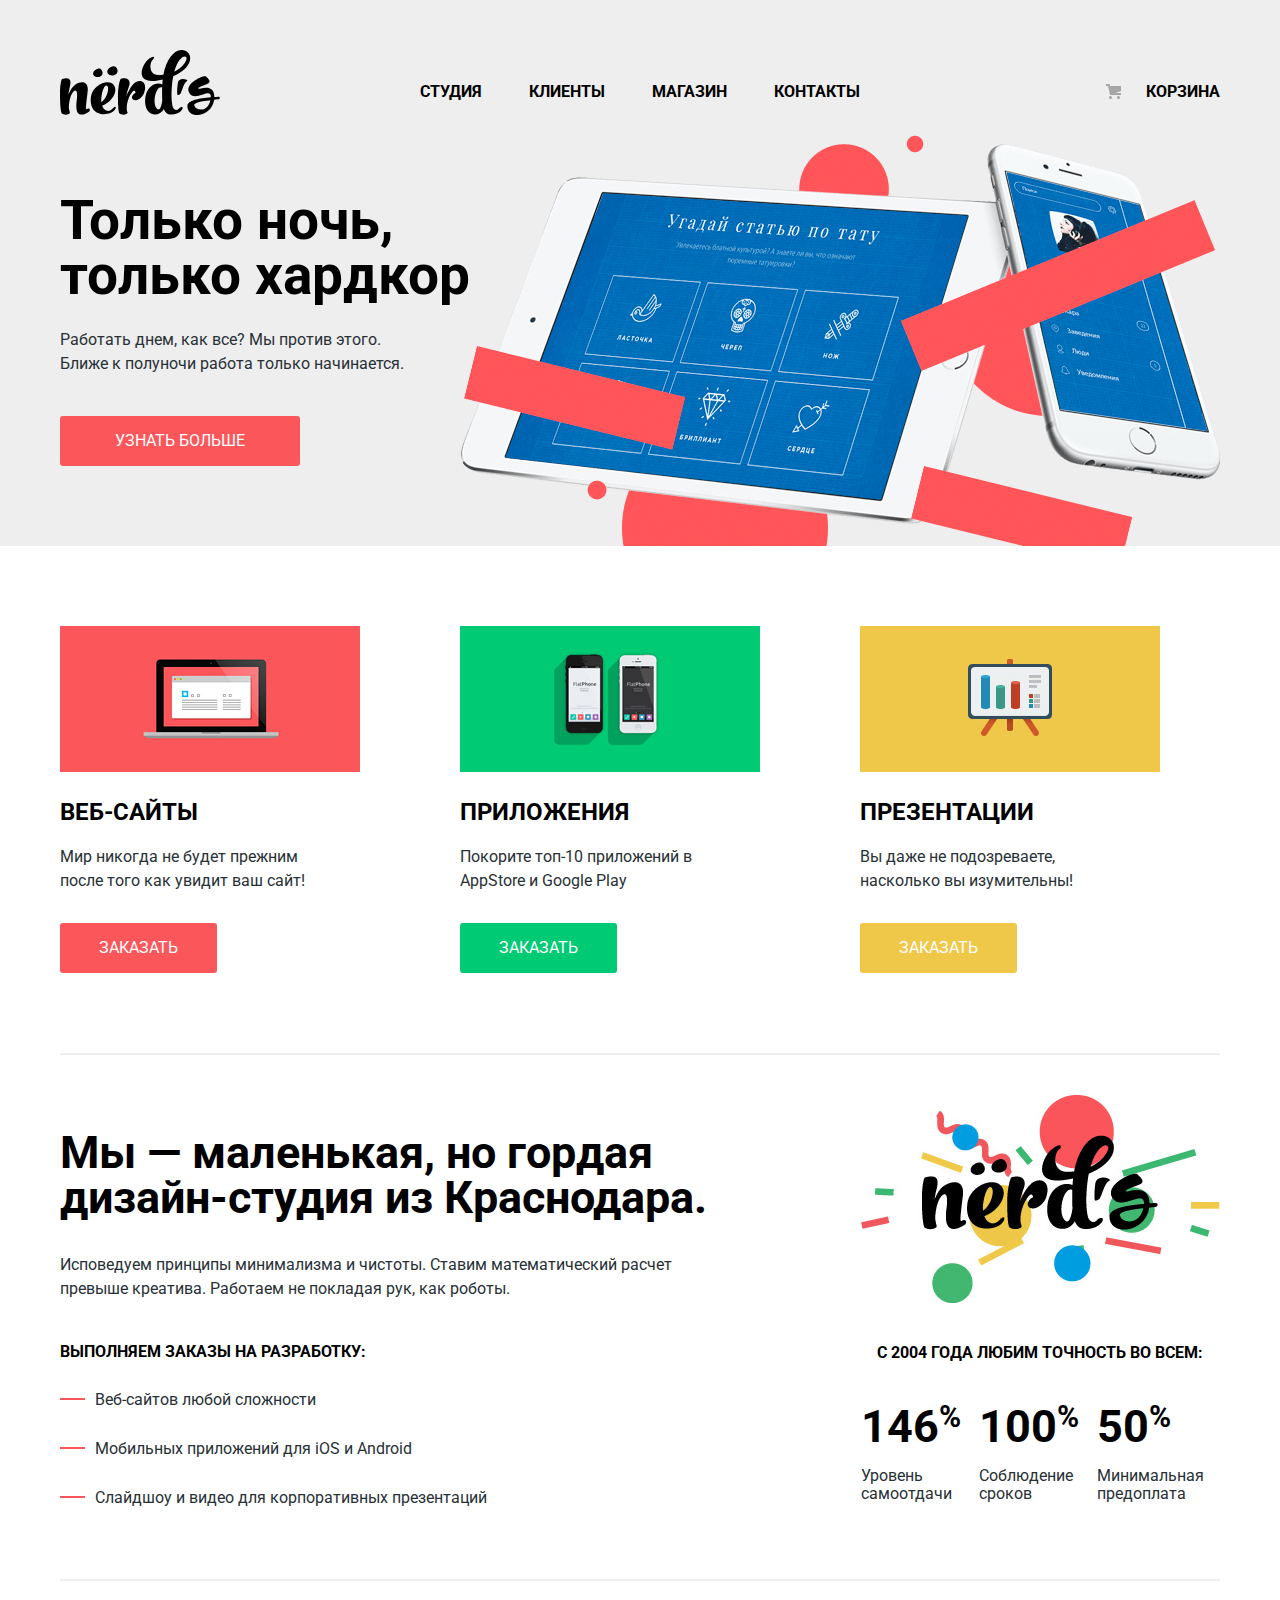
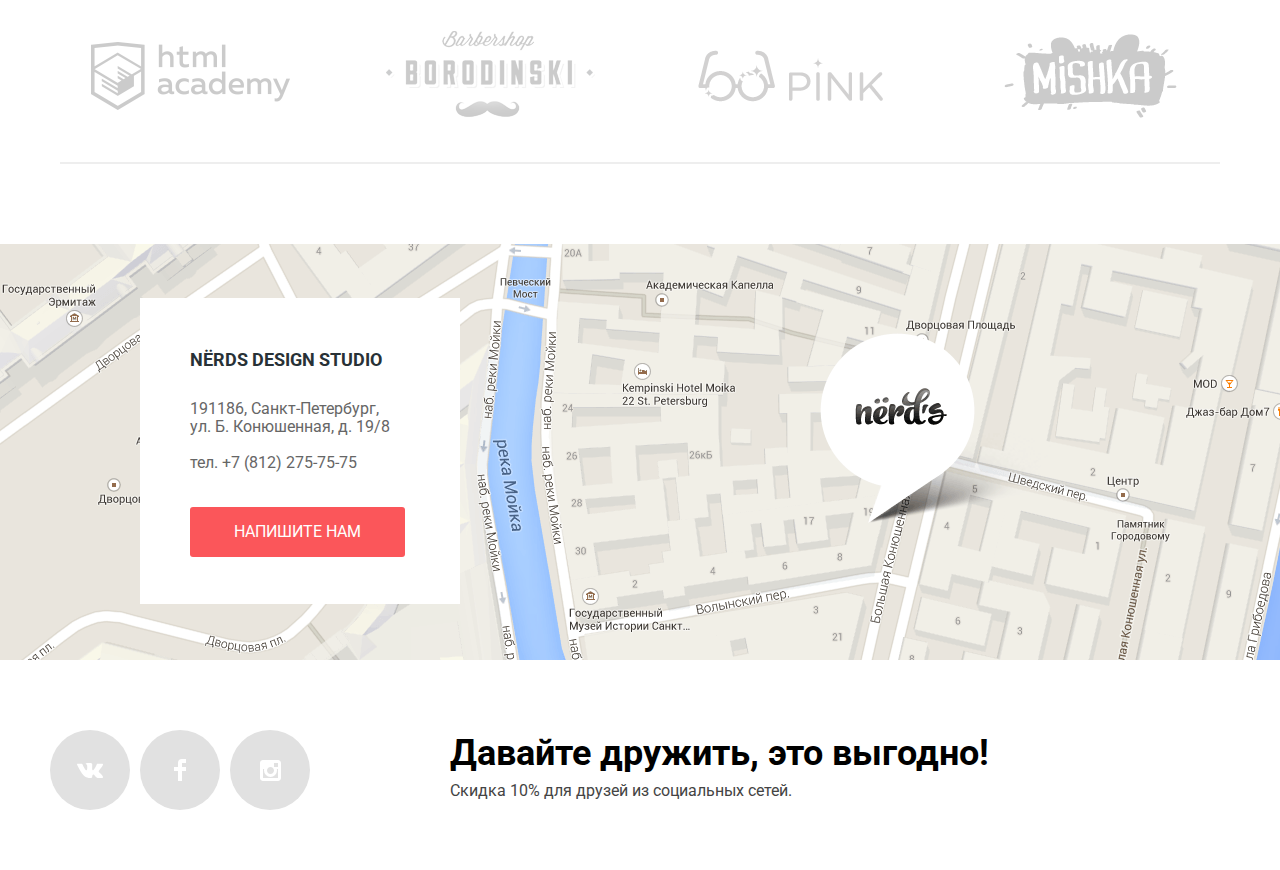
<file: index.html>
<!DOCTYPE html>
<html lang="ru">

<head>
    <meta charset="UTF-8">
    <meta name="viewport" content="width=device-width, initial-scale=1.0">
    <title>Nerds</title>
    <link href="https://fonts.googleapis.com/css2?family=Roboto:wght@400;700&display=swap" rel="stylesheet">
    <link rel="stylesheet" href="/css/normalize.css">
    <link rel="stylesheet" href="/css/style.css">
</head>

<body>
    <header class="page-header">
        <nav class="main-nav">
            <a class="main-nav__logo" href="/index.html">
                <svg xmlns="http://www.w3.org/2000/svg" width="160" height="65" alt="Логотип дизайн-студии Nerds" viewBox="0 0 160 65">
                    <path d="M157.936 49.374c-1.235.161-2.523.271-3.757.377v.056c-2.415 17.364-26.188 20.231-26.779 6.599-.269-6.167 11.593-7.95 23.398-9.088.429-11.09-15.901 5.667-21.608-4.601-5.019-9.025 14.632-17.938 16.728-16.102 6.438 5.636 3.404 6.618-1.379 8.335-9.49 3.41-5.791 4.107-4.511 3.726 7.569-2.253 14.366-1.04 14.312 8.317 1.288-.107 2.522-.163 3.757-.271 2.306-.215 2.467 2.435-.161 2.652zm-7.514.756c-9.124 1.028-17.013 2.436-16.153 5.355 1.716 5.573 13.577 6.818 16.153-5.355zM117.678 44.918c-.682-.037-.703-6.038.112-11.688 1.005-6.951 11.935-3.357 9.093-1.906-2.975 1.52-4.429 8.718-6.266 12.087-.635 1.161-2.605 1.526-2.939 1.507zM42.105 21.002c2.376 4.866-4.937 8.171-8.292 4.521-1.398-1.555-.755-4.56 2.636-6.193 1.697-.836 4.073-1.596 5.656 1.672zM57.062 18.861c2.585 5.297-5.38 8.896-9.031 4.922-1.522-1.695-.823-4.963 2.873-6.742 1.846-.911 4.432-1.736 6.158 1.82zM28.883 61.666c-7.919 5.338-14.219 4.159-12.212-10.848 1.45-10.904-.948-11.521-3.122-9.442-2.845 2.697-4.628 9.723-4.684 16.412a50.98 50.98 0 0 0 1.004 4.776c.334 1.63-4.907 3.315-7.974 1.011C.837 62.79 0 54.865 0 44.131c0-8.824 1.171-14.895 2.23-15.175 8.029-2.191 9.312 1.348 7.583 7.981a47.637 47.637 0 0 0-1.395 7.924c1.673-4.664 4.071-8.485 6.803-10.173 7.416-4.664 13.605-2.473 12.434 6.801-2.007 16.58-2.174 18.827-.39 17.535 2.231-1.574 3.68 1.238 1.618 2.642zM54.982 59.59c-2.175 3.484-7.806 5.171-13.216 4.552-7.75-.843-12.545-7.756-10.705-18.097 2.008-11.185 18.065-18.322 23.196-10.341 3.735 5.789-2.175 16.017-11.597 19.783l-.502.168c1.951 5.171 6.579 7.476 11.039 2.36 2.119-2.36 3.624-1.348 1.785 1.575zm-13.605-7.418c5.855-4.159 7.806-13.32 6.189-15.905-1.728-2.697-5.074 1.517-6.245 11.746-.111 1.461-.111 2.865.056 4.159zM83.091 44.992c-1.597 2.507-3.903 4.384-5.966 5.059-2.398.73-5.185.056-5.185-2.698 0-1.011.892-3.372 3.624-4.721-.168-1.911-1.394-2.417-2.286-1.686-3.345 2.586-7.417 12.25-6.356 19.221.055.168.055.337.055.506.168.617.335 1.237.558 1.854.557 1.574-4.907 3.316-7.973.956-1.059-.788-1.617-6.97-1.617-17.704 0-8.824 1.951-16.636 3.011-16.917 6.412-1.743 10.147 1.292 8.14 7.249-1.171 3.373-2.23 6.801-2.843 10.399 2.453-6.688 6.523-12.872 9.812-14.501 5.856-2.923 10.092.956 8.867 7.813-.056.11-.112.393-.112.449-.056.562-.566 2.302-.39 1.741-.516 1.645-.892 2.277-1.339 2.98z"/><path d="M113.207 26.161a86.988 86.988 0 0 0-1.115 7.531c-1.059 10.06-.612 18.996.613 22.986.726 2.137 3.457 4.946 6.078 2.023 2.843-3.203 5.967-1.349 2.174 2.416-2.34 2.305-6.689 3.878-11.039 3.428-3.123-.393-5.018-2.415-6.134-5.505-.444.898-.947 1.685-1.56 2.302-2.119 2.193-4.685 3.43-7.974 3.092-6.637-.73-10.538-7.923-8.699-18.153 1.952-10.791 11.319-14.725 16.728-11.857.112-1.349.223-2.699.335-4.104.055-.281.055-.562.11-.843a96.962 96.962 0 0 1-4.962.956C73.787 34.423 82.04 14.864 87.894 9.75c6.636-5.733 7.36-1.855 5.297-.562-3.68 2.36-5.297 15.905 5.241 15.905 1.729 0 3.346-.112 4.962-.281C106.685 6.49 116.665-2.391 124.75.532c8.976 3.26 8.029 17.535-11.543 25.629zm-10.928 24.393c-.224-3.542-.224-7.532-.167-11.636 0-.506.056-1.011.056-1.461-3.346-1.518-6.635 3.653-7.473 10.792-.946 8.373 2.788 12.813 4.908 10.791 1.617-1.631 2.453-6.803 2.676-8.486zm24.086-43.165c-1.784-2.642-8.307.562-12.098 14.332 9.535-4.554 13.326-12.422 12.098-14.332z"/>
                </svg>
            </a>
            <div class="min-nav_wrapper">
                <ul class="main-nav__list site-list">
                    <li class="site-list__item">
                        <a href="info.html">Студия</a>
                    </li>
                    <li class="site-list__item">
                        <a href="clients.html">Клиенты</a>
                    </li>
                    <li class="site-list__item">
                        <a href="catalog.html">Магазин</a>
                    </li>
                    <li class="site-list__item">
                        <a href="contacts.html">Контакты</a>
                    </li>
                </ul>
                <ul class="main-nav__user-list user-list">
                    <li class="user-list__item--basket-link">
                        <a href="#">Корзина</a>
                    </li>
                </ul>
            </div>
        </nav>
        <div class="slider">
            <ul class="slider__list">
                <li class="slider__item slider__item--first">
                    <p class="slider__title">Долго, дорого, <br>
                        скрупулезно.</p>
                    <p class="slider__text">Математически выверенный дизайн <br>
                        для вашего сайта или мобильного приложения.</p>
                    <a class="slider__button" href="#">Узнать больше</a>
                </li>
                <li class="slider__item slider__item--second">
                    <p class="slider__title">Любим математику <br>
                        как никто другой</p>
                    <p class="slider__text">Никакого креатива, только математические формулы <br>
                        для расчета идеальных пропорций.</p>
                    <a class="slider__button" href="#">Узнать больше</a>
                </li>
                <li class="slider__item slider__item--third">
                    <p class="slider__title">Только ночь, <br>
                        только хардкор</p>
                    <p class="slider__text">Работать днем, как все? Мы против этого. <br>
                        Ближе к полуночи работа только начинается.</p>
                    <a class="slider__button" href="#">Узнать больше</a>
                </li>
            </ul>
        </div>
    </header>
    <main class="page-main">
        <h1 class="visually-hidden">Дизайн-студия Nerds</h1>
        <section class="services">
            <h2 class="visually-hidden">Наши услуги</h2>
            <ul class="services__list service-list">
                <li class="service-list__item">
                    <div class="service-list__wrapper">
                        <h3 class="service-list__title">Веб-сайты</h3>
                        <a class="service-list__image" href="#">
                            <img src="/img/main-websites.jpg" width="300" height="146" alt="Делаем веб-сайты">
                        </a>
                    </div>
                    <p class="service-list__text">Мир никогда не будет прежним после того как увидит ваш сайт!</p>
                    <a class="service-list__button service-list__button--red" href="#">Заказать</a>
                </li>
                <li class="service-list__item">
                    <div class="service-list__wrapper">
                        <h3 class="service-list__title">Приложения</h3>
                        <a class="service-list__image" href="#">
                            <img src="/img/main-applications.jpg" width="300" height="146" alt="Делаем приложения">
                        </a>
                    </div>
                    <p class="service-list__text">Покорите топ-10 приложений в AppStore и Google Play</p>
                    <a class="service-list__button service-list__button--green" href="#">Заказать</a>
                </li>
                <li class="service-list__item">
                    <div class="service-list__wrapper">
                        <h3 class="service-list__title">Презентации</h3>
                        <a class="service-list__image" href="#">
                            <img src="/img/main-presentations.jpg" width="300" height="146" alt="Делаем презентации">
                        </a>
                    </div>
                    <p class="service-list__text">Вы даже не подозреваете,
                        насколько вы изумительны!</p>
                    <a class="service-list__button service-list__button--yellow" href="#">Заказать</a>
                </li>
            </ul>
        </section>

        <section class="about-us">
            <div class="about-us__presentation">
                <h2 class="about-us__heading">Мы — маленькая, но гордая дизайн-студия из Краснодара. </h2>
                <p class="about_us__text">
                    Исповедуем принципы минимализма и чистоты. Ставим математический расчет превыше креатива. Работаем
                    не
                    покладая рук, как роботы.
                </p>
                <p class="about_us__title">
                    Выполняем заказы на разработку:
                </p>
                <ul class="about-us__list">
                    <li class="about-us__item">Веб-сайтов любой сложности</li>
                    <li class="about-us__item">Мобильных приложений для iOS и Android</li>
                    <li class="about-us__item">Слайдшоу и видео для корпоративных презентаций</li>
                </ul>
            </div>
            <div class="about-us__stats">
                <img src="/img/main-logo.jpg" width="360" height="208" alt="Логотип дизайн студии Nerds">
                <p class="about_us__stats-title">с 2004 года Любим точность во всем:</p>
                <table class="about-us__table table-stats">
                    <tr>
                        <td class="table-stats__percent-cell">146<sup>%</sup></td>
                        <td class="table-stats__percent-cell">100<sup>%</sup></td>
                        <td class="table-stats__percent-cell">50<sup>%</sup></td>
                    </tr>
                    <tr>
                        <td class="table-stats__cell">Уровень самоотдачи</td>
                        <td class="table-stats__cell">Соблюдение сроков</td>
                        <td class="table-stats__cell">Минимальная предоплата</td>
                    </tr>
                </table>
            </div>
        </section>


        <section class="clients">
            <h2 class="visually-hidden">Наши клиенты</h2>
            <ul class="clients__list clients-list">
                <li class="clients-list__item">
                    <a class="clients-list__link" href="https://htmlacademy.ru/intensive/htmlcss"
                        aria-label="HTML Academy">
                        <img class="clients-list__image" src="img/logo-htmlacademy.png" width="199" height="68"
                            alt="HTML Academy">
                    </a>
                </li>
                <li class="clients-list__item">
                    <a class="clients-list__link" href="#" aria-label="Барбершоп Бородинский">
                        <img class="clients-list__image" src="img/logo-borodinski.png" width="209" height="87"
                            alt="Барбершоп Бородинский">
                    </a>
                </li>
                <li class="clients-list__item">
                    <a class="clients-list__link" href="#" aria-label="Pink">
                        <img class="clients-list__image" src="img/logo-pink.png" width="185" height="52" alt="Pink">
                    </a>
                </li>
                <li class="clients-list__item">
                    <a class="clients-list__link" href="#" aria-label="Мишка">
                        <img class="clients-list__image" src="img/logo-mishka.png" width="173" height="84" alt="Мишка">
                    </a>
                </li>
            </ul>
        </section>
    </main>

    <footer class="main-footer">
        <section class="contacts">
            <h2 class="visually-hidden">Как с нами связаться</h2>
            <div class="contacts__info">
                <p class="contacts__title">NЁRDS DESIGN STUDIO</p>
                <p class="contacts__text">191186, Санкт-Петербург, <br>
                    ул. Б. Конюшенная, д. 19/8 <br><br>
                    тел. +7 (812) 275-75-75</p>
                <button class="contacts__button" type="button">Напишите нам</button>
            </div>
            <div class="contacts__map">
                <img src="/img/bg-map.png" width="1440" height="416" alt="Расположение дизайн-студии на карте">
            </div>
        </section>

        <div class="main-footer__wrapper">
            <div class="social">
                <ul class="social__list">
                    <li class="social__item">
                        <a href="#"><span class="visually-hidden">Вконтакте</span>
                            <svg xmlns="http://www.w3.org/2000/svg" width="26" height="15" viewBox="0 0 26 15">
                                <path fill="#FFF"
                                    d="M16.138 11.51c.956-.309 2.18 2.04 3.483 2.939.978.681 1.727.534 1.727.534l3.473-.05s1.815-.112.957-1.554c-.071-.12-.503-1.069-2.585-3.022-2.177-2.043-1.882-1.712.739-5.244 1.597-2.153 2.236-3.468 2.036-4.028-.192-.539-1.365-.399-1.365-.399L20.69.713c-.381.001-.704.119-.851.515-.003.004-.621 1.666-1.445 3.079-1.741 2.989-2.436 3.148-2.724 2.961-.661-.433-.494-1.737-.494-2.664 0-2.897.432-4.105-.846-4.417-.427-.104-.739-.172-1.828-.182-1.392-.021-2.574 0-3.244.329-.445.223-.786.712-.579.74.26.035.843.16 1.155.586.401.552.389 1.789.389 1.789s.229 3.411-.54 3.834c-.528.29-1.25-.302-2.803-3.016-.793-1.388-1.392-2.922-1.392-2.922s-.116-.285-.326-.441c-.25-.185-.6-.244-.6-.244L.848.684S.29.7.085.946c-.182.218-.015.668-.015.668s2.909 6.881 6.203 10.347c3.02 3.182 6.452 2.971 6.452 2.971h1.555s.469-.054.709-.312c.224-.24.214-.691.214-.691s-.031-2.109.935-2.419z" />
                                </svg>
                        </a>
                    </li>
                    <li class="social__item">
                        <a href="#"><span class="visually-hidden">Фэйсбук</span>
                            <svg xmlns="http://www.w3.org/2000/svg" width="12" height="22" viewBox="0 0 12 22">
                                <path fill="#FFF" d="M12 4V0H8a4 4 0 0 0-4 4v4H0v4h4v10h4V12h4V8H8V4h4z" /></svg>
                        </a>
                    </li>
                    <li class="social__item">
                        <a href="#"><span class="visually-hidden">Инстаграм</span>
                            <svg xmlns="http://www.w3.org/2000/svg" width="21" height="21" viewBox="0 0 21 21">
                                <path fill="#FFF"
                                    d="M18 0H3C1.35 0 0 1.35 0 3v15c0 1.65 1.35 3 3 3h15c1.65 0 3-1.35 3-3V3c0-1.65-1.35-3-3-3zm-7.5 7c1.93 0 3.5 1.57 3.5 3.5S12.43 14 10.5 14 7 12.43 7 10.5 8.57 7 10.5 7zM18 18H3V9h1.181A6.504 6.504 0 0 0 4 10.5a6.5 6.5 0 1 0 13 0 6.45 6.45 0 0 0-.181-1.5H18v9zm0-11h-4V3h4v4z" />
                                </svg>
                        </a>
                    </li>
                </ul>
            </div>

            <div class="offer">
                <p class="offer__title">Давайте дружить, это выгодно!</p>
                <p class="offer__text">Скидка 10% для друзей из социальных сетей.</p>
            </div>
        </div>
    </footer>

    <section class="popup">
        <h2>Напишите нам</h2>
        <p class="popup__modal-close" aria-label="Закрыть"></p>
        <form class="popup__form feedback" action="https://echo.htmlacademy.ru" method="post">
            <div class="feedback__wrapper">
                <p class="feedback__name">
                    <label for="feedback-name">Ваше имя:</label>
                    <input type="text" name="user-name" id="feedback-name" placeholder="Представьтесь, пожалуйста">
                </p>
                <p class="feedback__email">
                    <label for="feedback-email">Ваш e-mail:</label>
                    <input type="email" name="email" id="feedback-email" placeholder="Для отправки ответа">
                </p>
            </div>
            <p class="feedback__text">
                <label for="feedback-text">Текст письма:</label>
                <textarea name="text" id="feedback-text" cols="30" rows="10" placeholder="В свободной форме"></textarea>
            </p>
            <button class="feedback__button" type="submit">Отправить</button>
        </form>
    </section>

    <script src="/js/script.js"></script>
</body>

</html>
</file>
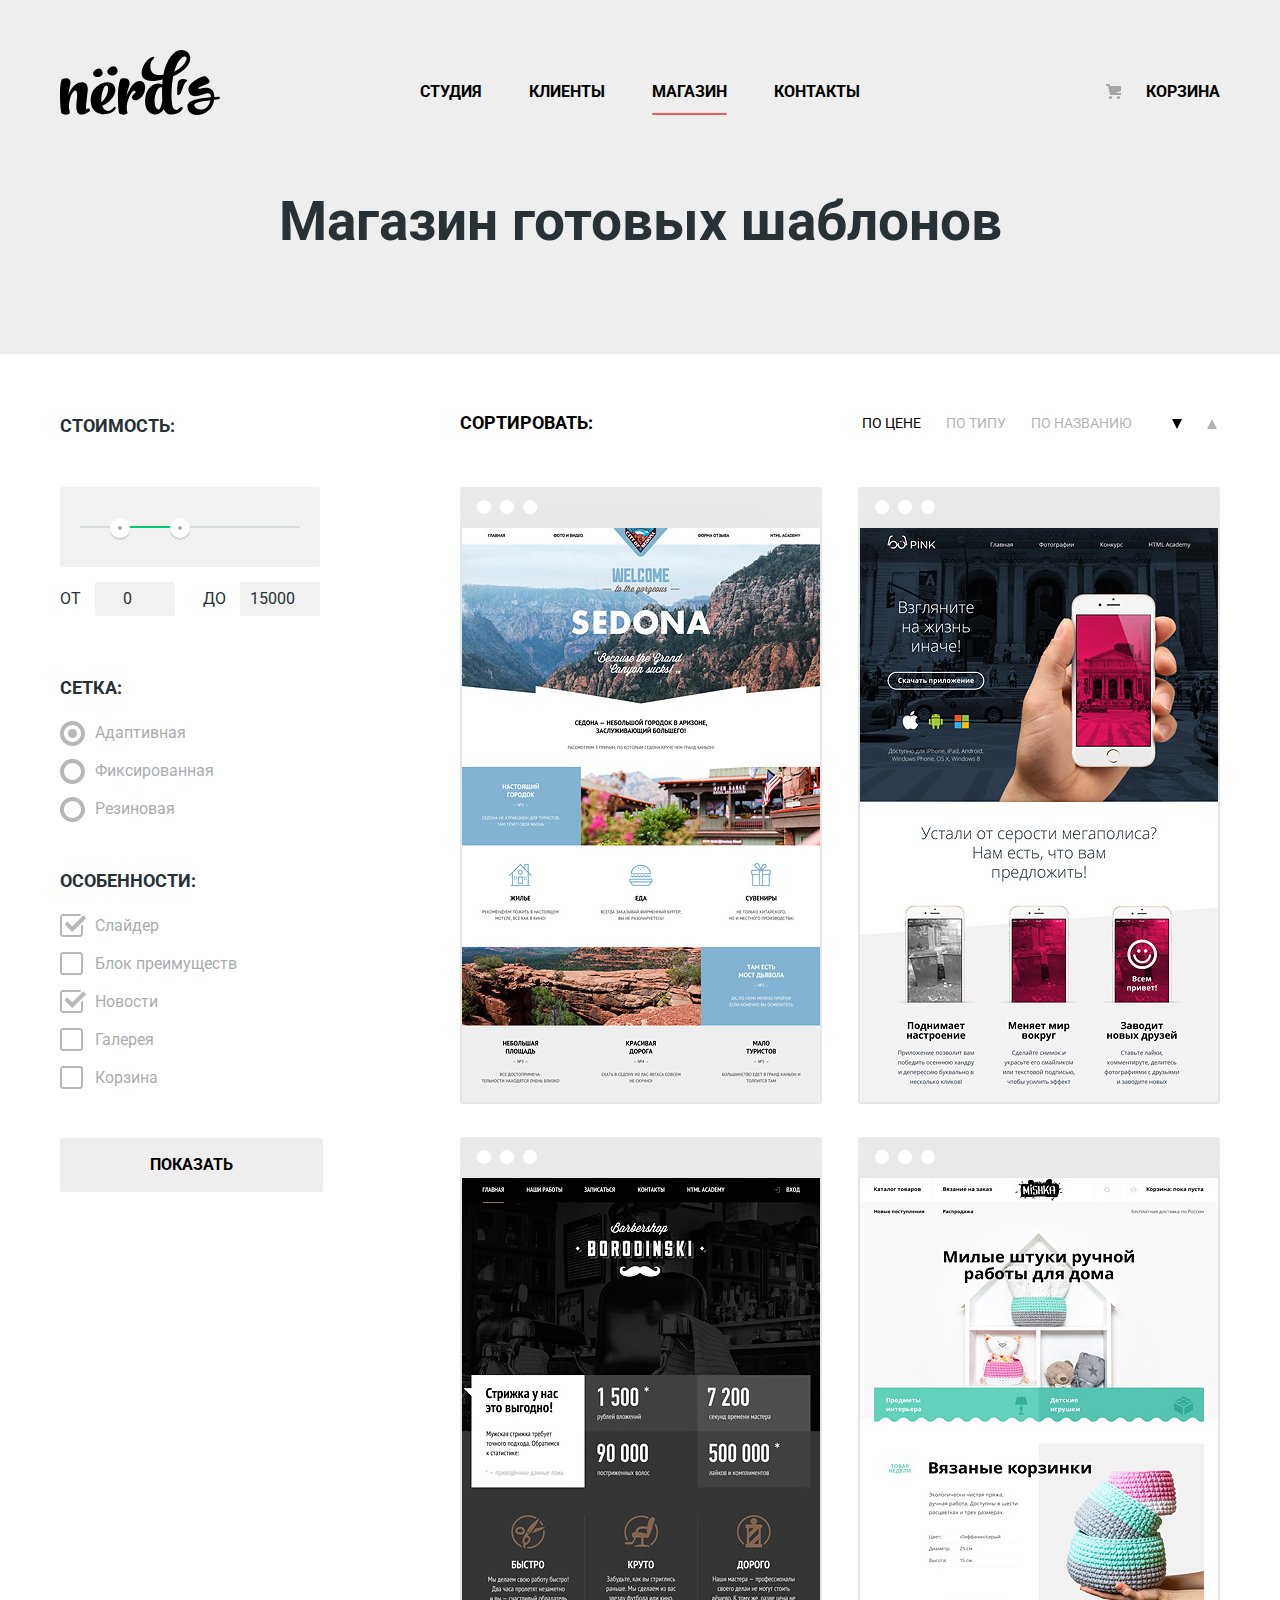
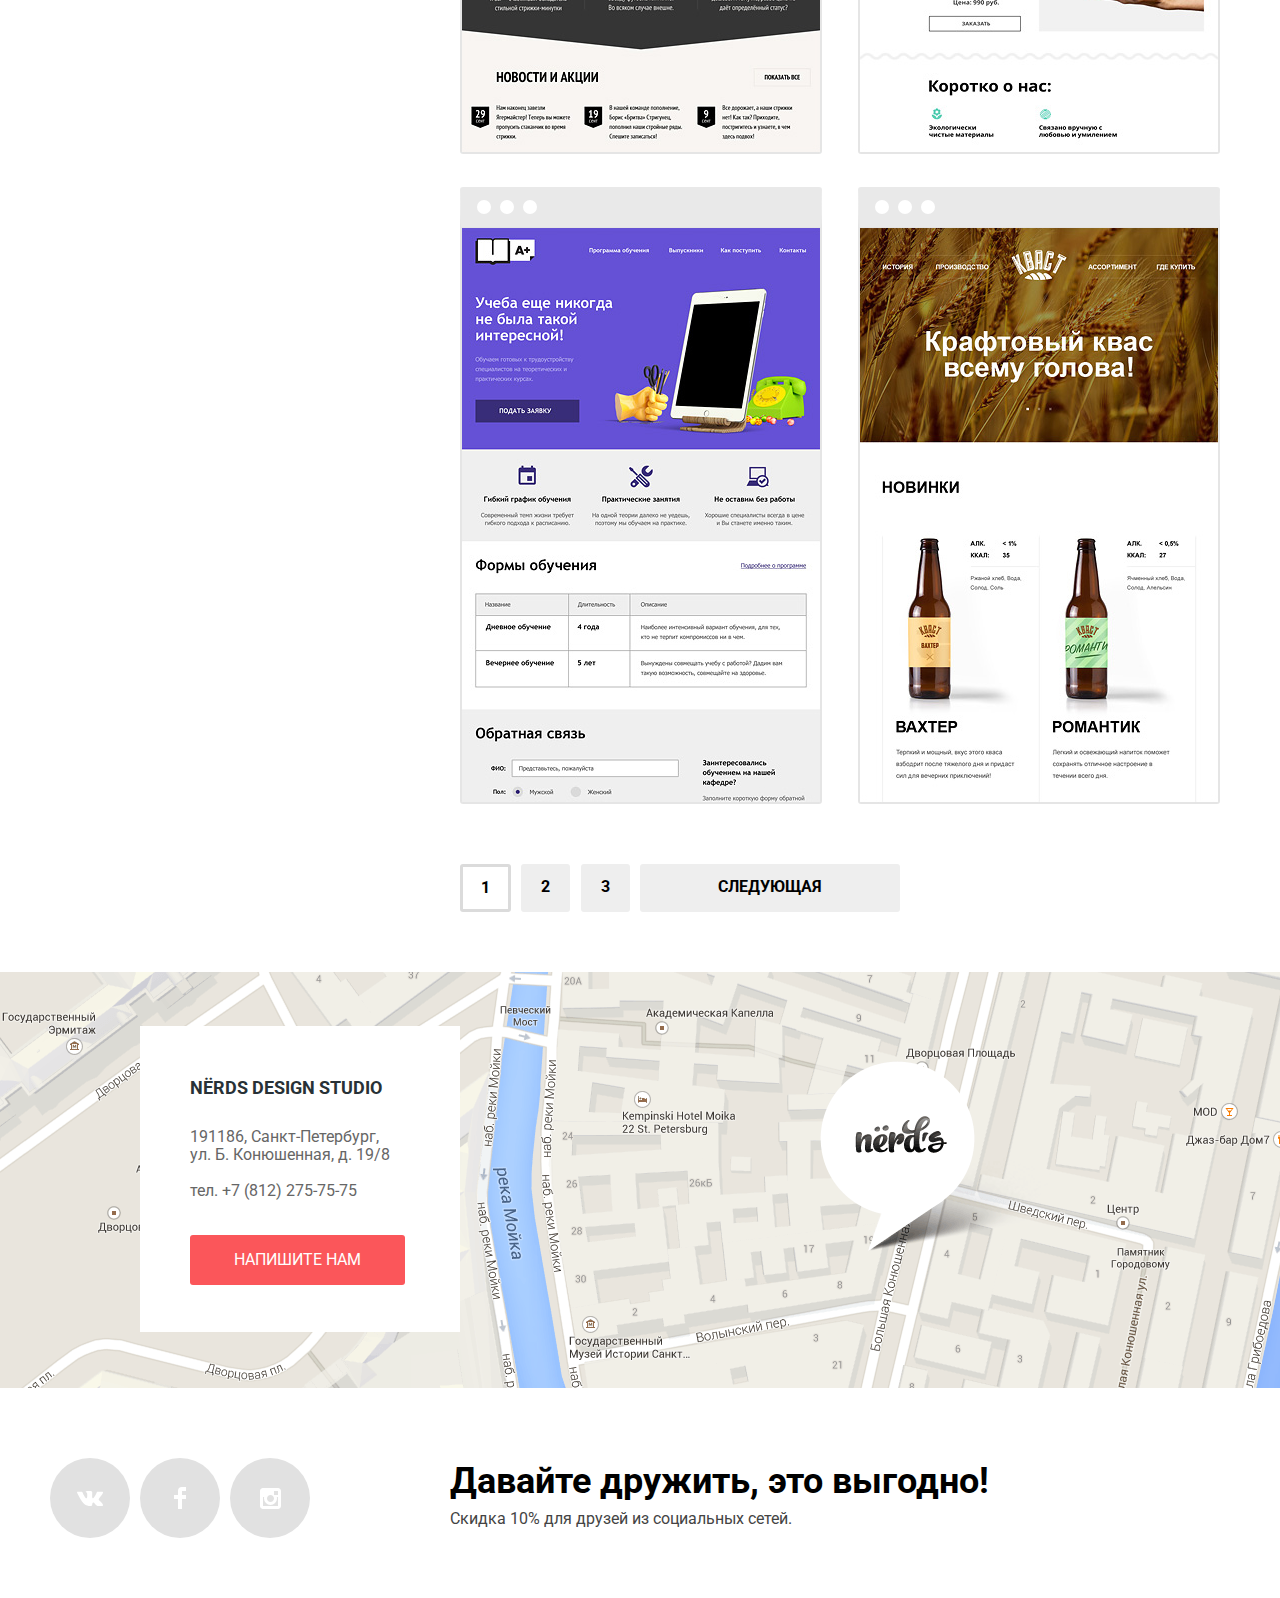
<file: catalog.html>
<!DOCTYPE html>
<html lang="ru">

<head>
    <meta charset="UTF-8">
    <meta name="viewport" content="width=device-width, initial-scale=1.0">
    <title>Nerds</title>
    <link href="https://fonts.googleapis.com/css2?family=Roboto:wght@400;700&display=swap" rel="stylesheet">
    <link rel="stylesheet" href="/css/normalize.css">
    <link rel="stylesheet" href="/css/style.css">
</head>

<body class="nerds-catalog-page">
    <header class="page-header">
        <nav class="main-nav">
            <a class="main-nav__logo" href="/index.html">
                <svg xmlns="http://www.w3.org/2000/svg" width="160" height="65" alt="Логотип дизайн-студии Nerds" viewBox="0 0 160 65">
                    <path d="M157.936 49.374c-1.235.161-2.523.271-3.757.377v.056c-2.415 17.364-26.188 20.231-26.779 6.599-.269-6.167 11.593-7.95 23.398-9.088.429-11.09-15.901 5.667-21.608-4.601-5.019-9.025 14.632-17.938 16.728-16.102 6.438 5.636 3.404 6.618-1.379 8.335-9.49 3.41-5.791 4.107-4.511 3.726 7.569-2.253 14.366-1.04 14.312 8.317 1.288-.107 2.522-.163 3.757-.271 2.306-.215 2.467 2.435-.161 2.652zm-7.514.756c-9.124 1.028-17.013 2.436-16.153 5.355 1.716 5.573 13.577 6.818 16.153-5.355zM117.678 44.918c-.682-.037-.703-6.038.112-11.688 1.005-6.951 11.935-3.357 9.093-1.906-2.975 1.52-4.429 8.718-6.266 12.087-.635 1.161-2.605 1.526-2.939 1.507zM42.105 21.002c2.376 4.866-4.937 8.171-8.292 4.521-1.398-1.555-.755-4.56 2.636-6.193 1.697-.836 4.073-1.596 5.656 1.672zM57.062 18.861c2.585 5.297-5.38 8.896-9.031 4.922-1.522-1.695-.823-4.963 2.873-6.742 1.846-.911 4.432-1.736 6.158 1.82zM28.883 61.666c-7.919 5.338-14.219 4.159-12.212-10.848 1.45-10.904-.948-11.521-3.122-9.442-2.845 2.697-4.628 9.723-4.684 16.412a50.98 50.98 0 0 0 1.004 4.776c.334 1.63-4.907 3.315-7.974 1.011C.837 62.79 0 54.865 0 44.131c0-8.824 1.171-14.895 2.23-15.175 8.029-2.191 9.312 1.348 7.583 7.981a47.637 47.637 0 0 0-1.395 7.924c1.673-4.664 4.071-8.485 6.803-10.173 7.416-4.664 13.605-2.473 12.434 6.801-2.007 16.58-2.174 18.827-.39 17.535 2.231-1.574 3.68 1.238 1.618 2.642zM54.982 59.59c-2.175 3.484-7.806 5.171-13.216 4.552-7.75-.843-12.545-7.756-10.705-18.097 2.008-11.185 18.065-18.322 23.196-10.341 3.735 5.789-2.175 16.017-11.597 19.783l-.502.168c1.951 5.171 6.579 7.476 11.039 2.36 2.119-2.36 3.624-1.348 1.785 1.575zm-13.605-7.418c5.855-4.159 7.806-13.32 6.189-15.905-1.728-2.697-5.074 1.517-6.245 11.746-.111 1.461-.111 2.865.056 4.159zM83.091 44.992c-1.597 2.507-3.903 4.384-5.966 5.059-2.398.73-5.185.056-5.185-2.698 0-1.011.892-3.372 3.624-4.721-.168-1.911-1.394-2.417-2.286-1.686-3.345 2.586-7.417 12.25-6.356 19.221.055.168.055.337.055.506.168.617.335 1.237.558 1.854.557 1.574-4.907 3.316-7.973.956-1.059-.788-1.617-6.97-1.617-17.704 0-8.824 1.951-16.636 3.011-16.917 6.412-1.743 10.147 1.292 8.14 7.249-1.171 3.373-2.23 6.801-2.843 10.399 2.453-6.688 6.523-12.872 9.812-14.501 5.856-2.923 10.092.956 8.867 7.813-.056.11-.112.393-.112.449-.056.562-.566 2.302-.39 1.741-.516 1.645-.892 2.277-1.339 2.98z"/><path d="M113.207 26.161a86.988 86.988 0 0 0-1.115 7.531c-1.059 10.06-.612 18.996.613 22.986.726 2.137 3.457 4.946 6.078 2.023 2.843-3.203 5.967-1.349 2.174 2.416-2.34 2.305-6.689 3.878-11.039 3.428-3.123-.393-5.018-2.415-6.134-5.505-.444.898-.947 1.685-1.56 2.302-2.119 2.193-4.685 3.43-7.974 3.092-6.637-.73-10.538-7.923-8.699-18.153 1.952-10.791 11.319-14.725 16.728-11.857.112-1.349.223-2.699.335-4.104.055-.281.055-.562.11-.843a96.962 96.962 0 0 1-4.962.956C73.787 34.423 82.04 14.864 87.894 9.75c6.636-5.733 7.36-1.855 5.297-.562-3.68 2.36-5.297 15.905 5.241 15.905 1.729 0 3.346-.112 4.962-.281C106.685 6.49 116.665-2.391 124.75.532c8.976 3.26 8.029 17.535-11.543 25.629zm-10.928 24.393c-.224-3.542-.224-7.532-.167-11.636 0-.506.056-1.011.056-1.461-3.346-1.518-6.635 3.653-7.473 10.792-.946 8.373 2.788 12.813 4.908 10.791 1.617-1.631 2.453-6.803 2.676-8.486zm24.086-43.165c-1.784-2.642-8.307.562-12.098 14.332 9.535-4.554 13.326-12.422 12.098-14.332z"/>
                </svg>
            </a>
            <div class="min-nav_wrapper">
                <ul class="main-nav__list site-list">
                    <li class="site-list__item">
                        <a href="info.html">Студия</a>
                    </li>
                    <li class="site-list__item">
                        <a href="clients.html">Клиенты</a>
                    </li>
                    <li class="site-list__item site-list__item--current">
                        <a href="catalog.html">Магазин</a>
                    </li>
                    <li class="site-list__item">
                        <a href="contacts.html">Контакты</a>
                    </li>
                </ul>
                <ul class="main-nav__user-list user-list">
                    <li class="user-list__item--basket-link">
                        <a href="#">Корзина</a>
                    </li>
                </ul>
            </div>
        </nav>
        <h1>Магазин готовых шаблонов</h1>
    </header>
    <main class="catalog-page">

        <div class="catalog-page__wrapper">
        <section class="filters">
            <h2 class="visually-hidden">Фильтр товаров</h2>
            <form class="filters__filter" method="get" action="https://echo.htmlacademy.ru">
                <fieldset>
                    <legend>Стоимость:</legend>
                    <div class="range-filter">
                        <div class="range-filter__controls">
                            <div class="range-filter__scale">
                                <div class="range-filter__bar" style="margin-left: 20%; width: 30%"></div>
                            </div>
                            <div class="range-filter__toggle range-filter__toggle--min"></div>
                            <div class="range-filter__toggle range-filter__toggle--max"></div>
                        </div>
                        <div class="range-filter__price-controls">
                            <label class="range-filter__min-price">от <input name="min-price" type="number" value="0"></label>
                            <label class="range-filter__max-price">до <input name="max-price" type="number" value="15000"></label>
                        </div>
                    </div>
                </fieldset>
                <fieldset>
                    <legend>Сетка:</legend>
                    <ul class="filters__filter-options">
                        <li class="filters__filter-option">
                            <input class="visually-hidden filters__filter-input filters__filter-input--radio"
                                name="product-type" type="radio" id="filter-adaptive" checked>
                                <label for="filter-adaptive">Адаптивная</label>
                            </li>
                        <li class="filters__filter-option">
                            <input class="visually-hidden filters__filter-input filters__filter-input--radio"
                                name="product-type" type="radio" id="filter-fixed">
                                <label for="filter-fixed">Фиксированная</label>
                        </li>
                        <li class="filters__filter-option">
                            <input class="visually-hidden filters__filter-input filters__filter-input--radio"
                                name="product-type" type="radio" id="filter-rubber">
                                <label for="filter-rubber">Резиновая</label>
                        </li>
                    </ul>
                </fieldset>
                <fieldset>
                    <legend>Особенности:</legend>
                    <ul class="filters__filter-options">
                        <li class="filters__filter-option">
                            <input class="visually-hidden filters__filter-input filters__filter-input--checkbox"
                                name="slider" type="checkbox" id="filter-slider" checked>
                            <label for="filter-slider">Слайдер</label>
                        </li>
                        <li class="filters__filter-option">
                            <input class="visually-hidden filters__filter-input filters__filter-input--checkbox"
                                name="block" type="checkbox" id="filter-block">
                            <label for="filter-block">Блок преимуществ</label>
                        </li>
                        <li class="filters__filter-option">
                            <input class="visually-hidden filters__filter-input filters__filter-input--checkbox"
                                name="news" type="checkbox" id="filter-news" checked>
                            <label for="filter-news">Новости</label>
                        </li>
                        <li class="filters__filter-option">
                            <input class="visually-hidden filters__filter-input filters__filter-input--checkbox"
                                name="gallery" type="checkbox" id="filter-gallery">
                            <label for="filter-gallery">Галерея</label>
                        </li>
                        <li class="filters__filter-option">
                            <input class="visually-hidden filters__filter-input filters__filter-input--checkbox"
                                name="basket" type="checkbox" id="filter-basket">
                            <label for="filter-basket">Корзина</label>
                        </li>
                    </ul>
                </fieldset>
                <button class="filters__button" type="submit">Показать</button>
            </form>
        </section>

        <section class="catalog">
            <h2 class="visually-hidden">Каталог</h2>
            <div class="catalog__sorting-panel sorting-panel">
                <p class="sorting-panel__title">Сортировать:</p>
                <div class="sorting-panel__wrapper">
                <ul class="sorting-panel__type-list">
                    <li class="sorting-panel__item sorting-panel__item--current">
                        <a class="sorting-panel__button" href="#">По цене</a>
                    </li>
                    <li class="sorting-panel__item">
                        <a class="sorting-panel__button" href="#">По типу</a>
                    </li>
                    <li class="sorting-panel__item">
                        <a class="sorting-panel__button" href="#">По названию</a>
                    </li>
                </ul>
                <ul class="sorting-panel__direction-list">
                    <li class="sorting-panel__item sorting-panel__item--current">
                        <a class="sorting-panel__button sorting-panel__button--down" href="#" aria-label="По возрастанию"></a>
                    </li>
                    <li class="sorting-panel__item">
                        <a class="sorting-panel__button sorting-panel__button--up" href="#" aria-label="По убыванию"></a>
                    </li>
                </ul>
                </div>
            </div>
            <ul class="catalog__product-list product-list">
                <li class="product-list__item item-card">
                    <img class="item-card__image" src="img/img-sedona.jpg" alt="Sedona" width="360" height="576">
                    <div class="item-card__description">
                        <h3 class="item-card__title">
                            <a class="item-card__link" href="#">Sedona</a>
                        </h3>
                        <p class="item-card__text">Информационный сайт для туристов</p>
                        <a class="item-card__button" href="#">9 900 руб.</a>
                    </div>
                </li>
                <li class="product-list__item item-card">
                    <img class="item-card__image" src="img/img-pink.jpg" alt="Pink App" width="360" height="576">
                    <div class="item-card__description">
                        <h3 class="item-card__title">
                            <a class="item-card__link" href="#">Pink App</a>
                        </h3>
                        <p class="item-card__text">Продуктовый лендинг приложения для iOS и Android</p>
                        <a class="item-card__button" href="#">9 900 руб.</a>
                    </div>
                </li>
                <li class="product-list__item item-card">
                    <img class="item-card__image" src="img/img-barbershop.jpg" alt="Barbershop" width="360"
                        height="576">
                    <div class="item-card__description">
                        <h3 class="item-card__title">
                            <a class="item-card__link" href="#">Barbershop</a>
                        </h3>
                        <p class="item-card__text">Сайт салона красоты. Для мужчин, да.</p>
                        <a class="item-card__button" href="#">9 900 руб.</a>
                    </div>
                </li>
                <li class="product-list__item item-card">
                    <img class="item-card__image" src="img/img-mishka.jpg" alt="Mishka" width="360" height="576">
                    <div class="item-card__description">
                        <h3 class="item-card__title">
                            <a class="item-card__link" href="#">Mishka</a>
                        </h3>
                        <p class="item-card__text">Интернет-магазин вязаных игрушек</p>
                        <a class="item-card__button" href="#">9 900 руб.</a>
                    </div>
                </li>
                <li class="product-list__item item-card">
                    <img class="item-card__image" src="img/img-aplus.jpg" alt="A Plus" width="360" height="576">
                    <div class="item-card__description">
                        <h3 class="item-card__title">
                            <a class="item-card__link" href="#">A Plus</a>
                        </h3>
                        <p class="item-card__text">Лендинг курсов повышения квалификации</p>
                        <a class="item-card__button" href="#">9 900 руб.</a>
                    </div>
                </li>
                <li class="product-list__item item-card">
                    <img class="item-card__image" src="img/img-kvast.jpg" alt="Кваст" width="360" height="576">
                    <div class="item-card__description">
                        <h3 class="item-card__title">
                            <a class="item-card__link" href="#">Кваст</a>
                        </h3>
                        <p class="item-card__text">Промо-сайт производителя крафтового кваса</p>
                        <a class="item-card__button" href="#">9 900 руб.</a>
                    </div>
                </li>
            </ul>
            <ul class="catalog__pagination pagination-list">
                <li class="pagination-list__item pagination-list__item--current">
                    <a href="#">1</a>
                </li>
                <li class="pagination-list__item">
                    <a href="#">2</a>
                </li>
                <li class="pagination-list__item">
                    <a href="#">3</a>
                </li>
                <li class="pagination-list__item pagination-list__item--next">
                    <a href="#">Следующая</a>
                </li>
            </ul>
        </section>
    </div>
    </main>

    <footer class="main-footer">
        <section class="contacts">
            <h2 class="visually-hidden">Как с нами связаться</h2>
            <div class="contacts__info">
                <p class="contacts__title">NЁRDS DESIGN STUDIO</p>
                <p class="contacts__text">191186, Санкт-Петербург, <br>
                    ул. Б. Конюшенная, д. 19/8 <br><br>
                    тел. +7 (812) 275-75-75</p>
                <button class="contacts__button" type="button">Напишите нам</button>
            </div>
            <div class="contacts__map">
                <img src="/img/bg-map.png" width="1440" height="416" alt="Расположение дизайн-студии на карте">
            </div>
        </section>

        <div class="main-footer__wrapper">
            <div class="social">
                <ul class="social__list">
                    <li class="social__item">
                        <a href="#"><span class="visually-hidden">Вконтакте</span>
                            <svg xmlns="http://www.w3.org/2000/svg" width="26" height="15" viewBox="0 0 26 15">
                                <path fill="#FFF"
                                    d="M16.138 11.51c.956-.309 2.18 2.04 3.483 2.939.978.681 1.727.534 1.727.534l3.473-.05s1.815-.112.957-1.554c-.071-.12-.503-1.069-2.585-3.022-2.177-2.043-1.882-1.712.739-5.244 1.597-2.153 2.236-3.468 2.036-4.028-.192-.539-1.365-.399-1.365-.399L20.69.713c-.381.001-.704.119-.851.515-.003.004-.621 1.666-1.445 3.079-1.741 2.989-2.436 3.148-2.724 2.961-.661-.433-.494-1.737-.494-2.664 0-2.897.432-4.105-.846-4.417-.427-.104-.739-.172-1.828-.182-1.392-.021-2.574 0-3.244.329-.445.223-.786.712-.579.74.26.035.843.16 1.155.586.401.552.389 1.789.389 1.789s.229 3.411-.54 3.834c-.528.29-1.25-.302-2.803-3.016-.793-1.388-1.392-2.922-1.392-2.922s-.116-.285-.326-.441c-.25-.185-.6-.244-.6-.244L.848.684S.29.7.085.946c-.182.218-.015.668-.015.668s2.909 6.881 6.203 10.347c3.02 3.182 6.452 2.971 6.452 2.971h1.555s.469-.054.709-.312c.224-.24.214-.691.214-.691s-.031-2.109.935-2.419z" />
                                </svg>
                        </a>
                    </li>
                    <li class="social__item">
                        <a href="#"><span class="visually-hidden">Фэйсбук</span>
                            <svg xmlns="http://www.w3.org/2000/svg" width="12" height="22" viewBox="0 0 12 22">
                                <path fill="#FFF" d="M12 4V0H8a4 4 0 0 0-4 4v4H0v4h4v10h4V12h4V8H8V4h4z" /></svg>
                        </a>
                    </li>
                    <li class="social__item">
                        <a href="#"><span class="visually-hidden">Инстаграм</span>
                            <svg xmlns="http://www.w3.org/2000/svg" width="21" height="21" viewBox="0 0 21 21">
                                <path fill="#FFF"
                                    d="M18 0H3C1.35 0 0 1.35 0 3v15c0 1.65 1.35 3 3 3h15c1.65 0 3-1.35 3-3V3c0-1.65-1.35-3-3-3zm-7.5 7c1.93 0 3.5 1.57 3.5 3.5S12.43 14 10.5 14 7 12.43 7 10.5 8.57 7 10.5 7zM18 18H3V9h1.181A6.504 6.504 0 0 0 4 10.5a6.5 6.5 0 1 0 13 0 6.45 6.45 0 0 0-.181-1.5H18v9zm0-11h-4V3h4v4z" />
                                </svg>
                        </a>
                    </li>
                </ul>
            </div>

            <div class="offer">
                <p class="offer__title">Давайте дружить, это выгодно!</p>
                <p class="offer__text">Скидка 10% для друзей из социальных сетей.</p>
            </div>
        </div>
    </footer>

    <section class="popup">
        <h2>Напишите нам</h2>
        <p class="popup__modal-close" aria-label="Закрыть"></p>
        <form class="popup__form feedback" action="https://echo.htmlacademy.ru" method="post">
            <div class="feedback__wrapper">
                <p class="feedback__name">
                    <label for="feedback-name">Ваше имя:</label>
                    <input type="text" name="user-name" id="feedback-name" placeholder="Представьтесь, пожалуйста">
                </p>
                <p class="feedback__email">
                    <label for="feedback-email">Ваш e-mail:</label>
                    <input type="email" name="email" id="feedback-email" placeholder="Для отправки ответа">
                </p>
            </div>
            <p class="feedback__text">
                <label for="feedback-text">Текст письма:</label>
                <textarea name="text" id="feedback-text" cols="30" rows="10" placeholder="В свободной форме"></textarea>
            </p>
            <button class="feedback__button" type="submit">Отправить</button>
        </form>
    </section>

    <script src="/js/script.js"></script>
</body>
</html>
</file>
<file: css/style.css>
body {
    min-width: 1200px;
    margin: 0;
    padding: 0;

    font-family: "Roboto", Arial, Helvetica, sans-serif;
    font-size: 16px;
    line-height: 24px;
    font-weight: 400;
    color: #283136;

    background-color: #ffffff;
}

a {
    text-decoration: none;
}

img {
    max-width: 100%;
    height: auto;
}

.visually-hidden:not(:focus):not(:active),
input[type="checkbox"].visually-hidden,
input[type="radio"].visually-hidden {
    position: absolute;
    width: 1px;
    height: 1px;
    margin: -1px;
    border: 0;
    padding: 0;
    white-space: nowrap;
    -webkit-clip-path: inset(100%);
    clip-path: inset(100%);
    clip: rect(0 0 0 0);
    overflow: hidden;
}

@keyframes bounce {
    0% {
        transform: translateY(-2000px);
    }

    70% {
        transform: translateY(30px);
    }

    90% {
        transform: translateY(-10px);
    }

    100% {
        transform: translateY(0);
    }
}



.page-main {
    width: 1160px;
    margin: 0 auto;
    padding: 0 20px;
}

.page-header {
    padding-top: 50px;
    background-color: #eeeeee;
}

.nerds-catalog-page h1 {
    width: 100%;
    min-height: 160px;
    margin: 79px 0 0;


    font-size: 55px;
    line-height: 55px;
    text-align: center;

    
    background-color: #eeeeee;
}

.nerds-catalog-page .main-footer{
    margin-top: 60px;
}

/* TODO: blocks/main-nav */
.main-nav {
    display: flex;
    justify-content: space-between;
    width: 1160px;
    margin: 0 auto;
    padding: 0 20px;

    font-size: 16px;
    line-height: 30px;
    text-transform: uppercase;
    font-weight: 700;


}

.main-nav a {
    color: #000000;
}

.min-nav_wrapper {
    display: flex;
    justify-content: space-between;
    margin-top: 27px;
    width: 800px;
}

.main-nav__logo {
    width: 160px;
    height: 65px;
}

.main-nav__logo:hover path,
.main-nav__logo:focus path {
    opacity: 0.8;
}

.main-nav__logo:active path{
    opacity: 0.3;
}

.main-nav__list {
    width: 440px;
}

.main-nav__user-list {
    width: 130px;

    text-align: right;
}

/* TODO: blocks/slider */
.slider {
    width: 1160px;
    min-height: 431px;
    margin: 0 auto;
    padding: 0 20px;
}

.slider__list {
    margin: 0;
    padding: 0;

    list-style: none;
}

.slider__item {
    width: 100%;
    padding: 78px 0 80px;
}

.slider__title {
    margin: 0 0 25px;

    font-size: 55px;
    line-height: 55px;
    font-weight: 700;

    color: #000000;
}

.slider__text {
    margin: 0 0 40px;

    font-size: 16px;
    line-height: 24px;

    color: #283136;
}

.slider__button {
    display: inline-block;
    padding: 13px 55px;

    font: inherit;
    text-align: center;
    color: #ffffff;
    vertical-align: middle;
    text-transform: uppercase;
    border: none;

    background-color: #fb565a;
    border: none;
    border-radius: 3px;
}

.slider__button:hover,
.slider__button:focus {
    background-color: #e74246
}

.slider__button:active{
    box-shadow: inset 0px 3px 0 0 rgba(0, 1, 1, 0.1);
    background-color: #d7373b;
    color: rgba(255, 255, 255, 0.3);
}

.slider__item--first {
    background-image: url(/img/bg-slide-01.png);
    background-repeat: no-repeat;
    background-position: bottom right;
}


.slider__item--second {
    background-image: url(/img/bg-slide-02.png);
    background-repeat: no-repeat;
    background-position: bottom right;
}

.slider__item--third {
    background-image: url(/img/bg-slide-03.png);
    background-repeat: no-repeat;
    background-position: bottom right;
}

.slider__item--first,
.slider__item--second {
    display: none;
}

/* TODO: blocks/site-list */

.site-list {
    display: flex;
    justify-content: space-between;
    margin: 0;
    padding: 0;
    list-style: none;
}

.site-list__item--current {
    position: relative;
}

.site-list__item--current:after {
    position: absolute;
    content: "";

    width: 100%;
    height: 2px;
    bottom: 0;
    left: 0;

    background-color: #fb565a;
    border-radius: 3px;
}

.site-list a:hover,
.site-list a:focus {
    color: #fb565a;
}

.site-list a:active {
    color: #000000;
    opacity: 0.3;
}

/* TODO: blocks/user-list */

.user-list {
    margin: 0;
    padding: 0;
    list-style: none;
}

.user-list a:hover,
.user-list a:focus {
    color: #fb565a;
}

.user-list a:active {
    color: #000000;
    opacity: 0.3;
}

.user-list__item--basket-link a {
    position: relative;
    padding-left: 50px;
}

.user-list__item--basket-link a::before{
    content: "";

    position: absolute;
    top: 2px;
    left: 10px;

    width: 15px;
    height: 15px;

    background-image: url(/img/icon-cart.svg);
    background-repeat: no-repeat;
    background-position: 0 0;
}

.user-list__item--current {
    position: relative;
}

.user-list__item--current:after {
    position: absolute;
    content: "";

    width: 100%;
    height: 2px;
    bottom: 0;
    left: 0;

    background-color: #fb565a;
    border-radius: 3px;
}

/* TODO: blocks/services */

.services {
    margin-top: 80px;
    border-bottom: 2px solid #eeeeee;
}

/* TODO: blocks/service-list */

.service-list {
    display: flex;
    justify-content: space-between;
    width: 1100px;
    margin: 0;
    margin-bottom: 80px;
    padding: 0;

    list-style: none;
}

.service-list__item {
    width: 300px;
}

.service-list__title {
    margin: 0;
    margin-bottom: 18px;
    padding: 0;
    order: 1;
    font-size: 24px;
    line-height: 30px;
    color: black;
    text-transform: uppercase;
}

.service-list__image {
    width: 300px;
    height: 146px;
    margin-bottom: 25px;
}

.service-list__wrapper {
    display: flex;
    flex-direction: column;
}

.service-list__text {
    width: 250px;
    margin: 0;
    margin-bottom: 30px;
}

.service-list__button {
    display: inline-block;
    padding: 13px 39px;

    font: inherit;
    text-align: center;
    color: #ffffff;
    vertical-align: middle;
    text-transform: uppercase;
    border: none;

    background-color: #000000;
    border: none;
    border-radius: 3px;
}

.service-list__button--yellow {
    background-color: #efc84a;
}

.service-list__button--yellow:hover,
.service-list__button--yellow:focus {
    background-color: #eab534;
}

.service-list__button--yellow:active {
    box-shadow: inset 0px 3px 0 0 rgba(0, 1, 1, 0.1);
    background-color: #e5a722;
    color: rgba(255, 255, 255, 0.3);
}

.service-list__button--green {
    background-color: #00ca74;
}

.service-list__button--green:hover,
.service-list__button--green:focus {
    background-color: #00bc6c;
}

.service-list__button--green:active {
    box-shadow: inset 0px 3px 0 0 rgba(0, 1, 1, 0.1);
    background-color: #00aa62;
    color: rgba(255, 255, 255, 0.3);
}

.service-list__button--red {
    background-color: #fb565a;
}

.service-list__button--red:hover,
.service-list__button--red:focus{
    background-color: #e74246;
}

.service-list__button--red:active {
    box-shadow: inset 0px 3px 0 0 rgba(0, 1, 1, 0.1);
    background-color: #d7373b;
    color: rgba(255, 255, 255, 0.3);
}

/* TODO: blocks/about-us */

.about-us {
    display: flex;
    justify-content: space-between;
    margin: 40px 0 0;
    padding-bottom: 42px;

    border-bottom: 2px solid #eeeeee;
}

.about-us__presentation {
    width: 660px;
}

.about-us__stats {
    width: 360px;
}

.about-us__heading {
    margin: 35px 0 33px 0;
    padding: 0;

    font-size: 45px;
    line-height: 45px;
    color: black;
}

.about_us__text {
    margin: 0;
    margin-bottom: 39px;
    font-size: 16px;
    line-height: 24px;
}

.about_us__title {
    font-size: 16px;
    line-height: 24px;
    color: black;
    font-weight: 700;
    text-transform: uppercase;
}

.about-us__list {
    list-style: none;
    margin: 0;
    padding: 8px 0 0;
}

.about-us__item {
    position: relative;
    margin-bottom: 25px;
    padding: 0 0 0 35px;
}

.about-us__item::before {
    content: "";

    position: absolute;
    top: 10px;
    left: 0;

    width: 25px;
    height: 2px;

    background-color: #fb565a;
}

.about-us__stats img {
    margin-bottom: 15px;
}


.about_us__stats-title {
    margin: 0 0 43 0;
    padding: 0;
    font-size: 16px;
    line-height: 24px;
    color: black;
    font-weight: 700;
    text-transform: uppercase;
    text-align: center;
}

.about-us__table {
    margin: 23px 0 0 -16px;
}

/* TODO: blocks/table-stats */
.table-stats {
    border-collapse: separate;
    border-spacing: 16px 33px;
}

.table-stats__percent-cell {
    font-size: 45px;
    line-height: 10px;
    font-weight: 700;
    color: black;
}

.table-stats__percent-cell sup {
    font-size: 30px;
}

.table-stats__cell {
    font-size: 16px;
    line-height: 18px;
}

/* TODO: blocks/clients */

.clients__list {
    width: 1160px;
    padding: 0;
    min-height: 165px;

    border-bottom: 2px solid #eeeeee;
}

/* TODO: blocks/clients-list */
.clients-list {
    display: flex;
    justify-content: space-between;
    align-items: center;
    list-style: none;
}

.clients-list__item {
    text-align: center;
    width: 260px;

    opacity: 0.2;
}

.clients-list__item:hover,
.clients-list__item:focus {
    opacity: 1.0;
}

.clients-list__item:active {
    opacity: 0.1;
}

/* TODO: blocks/catalog-page */

.catalog-page {
    width: 1160px;
    margin: 60px auto 0;
    padding: 0 20px;
}

.catalog-page__wrapper {
    display: flex;
    justify-content: space-between;
}

/* TODO: blocks/filters */

.filters {
    width: 260px;
}

.filters__filter fieldset{
    margin: 0;
    padding: 0;

    border: none;
}

.filters__filter legend {
    font-size: 18px;
    line-height: 24px;
    text-transform: uppercase;
    font-weight: 700;
}

.filters__filter-options {
    margin: 0 0 48px;
    padding: 21px 0 0;

    list-style: none;
}

.filters__filter-option {
    margin-bottom: 14px;
    padding-left: 35px;
}

.filters__filter-option label {
    position: relative;

    display: block;

    cursor: pointer;
    user-select: none;
}

.filters__filter-input--radio+label::before {
    content: "";
    position: absolute;

    width: 25px;
    height: 25px;
    left: -35px;

    background-image: url("/img/radio-off.svg");
    background-size: 25px 25px;
    background-repeat: no-repeat;
}

.filters__filter-input--checkbox+label::before {
    content: "";
    position: absolute;

    width: 23px;
    height: 23px;
    left: -35px;

    background-image: url("/img/checkbox-off.svg");
    background-size: 23px 23px;
    background-repeat: no-repeat;
}

.filters__filter-input--radio:checked+label::before {
    content: "";
    position: absolute;

    width: 25px;
    height: 25px;
    left: -35px;

    background-image: url("/img/radio-on.svg");
    background-size: 25px 25px;
    background-repeat: no-repeat;
}

.filters__filter-input--checkbox:checked+label::before {
    content: "";
    position: absolute;

    width: 27px;
    height: 27px;
    top: -2px;
    left: -35px;

    background-image: url("/img/checkbox-on.svg");
    background-size: 27px 27px;
    background-repeat: no-repeat;
}

.filters__filter-input+label{
    opacity: 0.4;
}

.filters__filter-input+label:hover,
.filters__filter-input+label:focus {
    opacity: 1;
}

.filters__filter-input+label:disabled {
    opacity: 0.1;
}

.filters__button {
    display: inline-block;
    padding: 15px 90px;

    font: inherit;
    font-size: 16px;
    font-weight: 700;
    text-align: center;
    color: #000000;
    vertical-align: middle;
    text-transform: uppercase;
    border: none;

    background-color: #eeeeee;
    border: none;
    border-radius: 3px;
}

.filters__button:hover,
.filters__button:focus {
    background-color: #dfdfdf;
}

.filters__button:active{
    box-shadow: inset 0px 3px 0 0 rgba(0, 1, 1, 0.1);
    background-color: #d5d5d5;
    color: rgba(0, 0, 0, 0.3);
}

/* TODO: blocks/range-filter */

.range-filter {
    width: 260px;
    margin: 49px 0 60px;
}

.range-filter__controls {
    position: relative;

    height: 41px;
    margin-bottom: 15px;
    padding-top: 39px;
    padding-right: 20px;
    padding-left: 20px;

    background-color: #f1f1f1;

    border-radius: 3px;
}

.range-filter__scale {
    height: 2px;

    background: #d7dcde;
}

.range-filter__bar {
    width: 70%;
    height: 2px;

    background: #00ca74;
}

.range-filter__toggle {
    position: absolute;
    top: 31px;
    left: 0;

    width: 4px;
    height: 4px;
    padding: 0;

    border: 8px solid #ffffff;
    background-color: #ababab;
    box-shadow: 0 2px 1px 0 #cfcfcf;
    border-radius: 50%;
    cursor: pointer;
}

.range-filter__toggle--min {
    left: 50px;
}

.range-filter__toggle--max {
    left: 110px;
}

.range-filter__price-controls {
    font-size: 0;
}

.range-filter__price-controls label {
    display: inline-block;
    width: 50%;

    font-size: 16px;
    text-transform: uppercase;
}

.range-filter__price-controls input {
    width: 60px;
    padding: 8px 10px;
    margin-left: 10px;

    font-family: Roboto, Arial, sans-serif;
    font-size: 16px;
    text-align: center;
    color: #283136;

    border: none;
    border-radius: 3px;
    background: #f1f1f1;
}

.range-filter__max-price {
    text-align: right;
}


/* TODO: blocks/catalog */

.catalog {
    width: 760px;
}

.catalog__sorting-panel {
    width: 100%;
    margin-bottom: 55px;
}

.catalog__product-list {
    margin-bottom: 27px;
}

.catalog__pagination {
    width: 440px;
}
/* TODO: blocks/sorting-panel */

.sorting-panel {
    display: flex;
    justify-content: space-between;

    list-style: none;
}

.sorting-panel__wrapper {
    display: flex;
    justify-content: flex-end;

}

.sorting-panel__title {
    margin: 0;

    font-size: 18px;
    line-height: 18px;
    font-weight: 700;
    text-transform: uppercase;

    color: black;
}

.sorting-panel__type-list {
    display: flex;
    justify-content: space-between;
    margin: 0;
    padding: 0;

    font-size: 14px;
    line-height: 18px;
    text-transform: uppercase;

    list-style: none;
}

.sorting-panel__direction-list {
    display: flex;
    justify-content: space-between;
    width: 48px;
    margin: 5px 0 0 15px;
    padding: 0;

    font-size: 14px;
    line-height: 18px;
    text-transform: uppercase;

    list-style: none;
}

.sorting-panel__button--down {
    display: block;
    width: 0;
    height: 0;
    border-left: 5.5px solid transparent;
    border-right: 5.5px solid transparent;
    border-top: 10px solid #000000;
}

.sorting-panel__button--up {
    display: block;
    width: 0;
    height: 0;
    border-left: 5.5px solid transparent;
    border-right: 5.5px solid transparent;
    border-bottom: 10px solid #000000;
}

.sorting-panel__item {
    margin-right: 25px;
}

.sorting-panel__button {
    color: #000000;
    opacity: 0.3;
}

.sorting-panel__item--current a {
    color: #000000;
    opacity: 1;
}

.sorting-panel__button:hover,
.sorting-panel__button:focus {
    opacity: 0.6;
}

.sorting-panel__button:active {
    opacity: 1;
}

/* TODO: blocks/product-list */

.product-list{
    display: flex;
    justify-content: space-between;
    flex-wrap: wrap;
    padding: 0;

    list-style: none;
}

.product-list__item {
    width: 360px;
    margin-bottom: 33px;

    border: solid 1px rgba(0, 1, 1, 0.1)
}

/* TODO: blocks/item-card */

.item-card {
    position: relative;
    height: 576px;

    border-top: 40px solid rgba(77, 77, 77, 0.12);
    border-radius: 3px;
}

.item-card:focus,
.item-card:hover {
    border-top: 40px solid rgba(77, 77, 77, 1);
}

.item-card::before {
    content: "";
    position: absolute;
    left: 16px;
    top: -27px;
    width: 14px;
    height: 14px;
    border-radius: 50%;
    background-color: #ffffff;
    box-shadow: 23px 0 0  #ffffff, 46px 0 0  #ffffff;
}

.item-card__description {
    display: none;
    position: absolute;
    top: 346px;
    width: 100%;
    height: 230px;

    background-color: #eeeeee;

    text-align: center;
}

.item-card:hover .item-card__description {
    display: block;
}

.item-card__title {
    margin: 30px 0 23px;
}

.item-card__link {
    font-size: 18px;
    line-height: 30px;
    font-weight: 700;
    color: black;
    text-transform: uppercase;
}

.item-card__text {
    width: 240px;
    margin: 0 auto 27px;
    
    font-size: 16px;
    line-height: 18px;

    color: #666666;
}

.item-card__button {
    display: inline-block;
    margin: 0 0 43px;
padding: 13px 44px;

font: inherit;
text-align: center;
color: #ffffff;
vertical-align: middle;
text-transform: uppercase;
border: none;

background-color: #fb565a;
border: none;
border-radius: 3px;
}

.item-card__button:hover,
.item-card__button:focus {
    background-color: #e74246
}

.item-card__button:active{
    box-shadow: inset 0px 3px 0 0 rgba(0, 1, 1, 0.1);
    background-color: #d7373b;
    color: rgba(255, 255, 255, 0.3);
}

/* TODO: blocks/pagination-list */

.pagination-list {
    display: flex;
    flex-wrap: wrap;
    justify-content: space-between;

    margin: 0;
    padding: 0;

    list-style: none;
}

.pagination-list__item{
    display: inline-block;
    padding: 11px 20px;

    font: inherit;
    text-align: center;
    vertical-align: middle;
    text-transform: uppercase;
    border: none;

    background-color: #eeeeee;
    border: none;
    border-radius: 3px;
}

.pagination-list__item--next {
    padding: 11px 78px;
}

.pagination-list__item a {
    font-weight: 700;
    color: #000000;
}

.pagination-list__item--current{
    display: inline-block;
    padding: 9px 18px;

    font: inherit;
    text-align: center;
    vertical-align: middle;
    text-transform: uppercase;
    border: none;

    background-color: #ffffff;
    border: solid 3px #dbdbdb;
    border-radius: 3px;
}

.pagination-list__item:hover,
.pagination-list__item:focus {
    background-color: #dfdfdf;
}

.pagination-list__item:active{
    box-shadow: inset 0px 3px 0 0 rgba(0, 1, 1, 0.1);
    background-color: #d5d5d5;
    color: rgba(0, 0, 0, 0.3);
}

.pagination-list__item:active a{
    color: rgba(0, 0, 0, 0.3);
}


/* TODO: blocks/main-footer */

.main-footer {
    display: flex;
    flex-direction: column;
    width: 1440px;
    margin: 80px auto 0 auto;
    padding: 0 0 60px;
}

.main-footer__wrapper {
    display: flex;
    width: 1160px;
    margin: 63px 0 0 10px;
    padding: 0 20px;
}

/* TODO: blocks/contacts */

.contacts {
    position: relative;
    width: 1440px;
}

.contacts__info {
    position: absolute;
    top: 54px;
    left: 140px;

    width: 220px;
    padding: 47px 50px;

    background-color: #ffffff;
}

.contacts__title {
    margin: 0 0 25px 0;

    font-size: 18px;
    line-height: 30px;
    font-weight: 700;
}

.contacts__text {
    margin: 0 0 35px 0;
    font-size: 16px;
    line-height: 18px;
    color: #666666;
}

.contacts__button {
    display: inline-block;
    padding: 13px 44px;

    font: inherit;
    text-align: center;
    color: #ffffff;
    vertical-align: middle;
    text-transform: uppercase;
    border: none;

    background-color: #fb565a;
    border: none;
    border-radius: 3px;
}

.contacts__button:hover,
.contacts__button:focus {
    background-color: #e74246
}

.contacts__button:active{
    box-shadow: inset 0px 3px 0 0 rgba(0, 1, 1, 0.1);
    background-color: #d7373b;
    color: rgba(255, 255, 255, 0.3);
}


/* TODO: blocks/social */

.social__list {
    display: flex;
    justify-content: space-between;
    width: 260px;

    margin: 0 140px 0 20px;
    padding: 0;
    list-style: none;
}

.social__item a {
    display: flex;
    align-items: center;
    justify-content: center;
    width: 80px;
    height: 80px;

    background-color: #e1e1e1;
    border-radius: 50%
}

.social__item a:hover,
.social__item a:focus {
    background-color: #e74246;
}

.social__item a:active {
    box-shadow: inset 0px 3px 0 0 rgba(0, 1, 1, 0.1);
    background-color: #d7373b;
}

.social__item:active path{
    opacity: 0.3;
}
/* TODO: blocks/offer */

.offer {
    width: 560px;
}

.offer__title {
    margin: 5px 0 9px 0;
    padding: 0;

    font-size: 36px;
    line-height: 36px;
    font-weight: 700;
    color: #000000;
}

.offer__text {
    margin: 0;
    padding: 0;

    font-size: 16px;
    line-height: 22px;
    color: #444444;
}

/* TODO: blocks/popup */

.popup {
    position: fixed;

    bottom: 180px;
    left: 50%;

    display: none;

    width: 760px;
    margin-left: -480px;
    padding: 65px 100px 84px;

    color: black;

    background-color: white;
    box-shadow: 0px 20px 40px 0 rgba(0, 1, 1, 0.75);
}

.popup--show {
    display: block;

    animation: bounce 0.6s;
}

.popup__modal-close{
    position: absolute;
    top: 85px;
    right: 93px;

    width: 21px;
    height: 21px;

    font-size: 0;

    background-color: transparent;
    border: 0;

    cursor: pointer;
}

.popup__modal-close::before,
.popup__modal-close::after {
    content: "";

    position: absolute;

    width: 28px;
    height: 4px;

    background-color: #fb565a;
    opacity: 0.3;
    border-radius: 1px;
}

.popup__modal-close::before {
    transform: rotate(45deg);
}

.popup__modal-close::after {
    transform: rotate(-45deg);
}

.popup__modal-close:hover::before,
.popup__modal-close:hover::after,
.popup__modal-close:focus::before,
.popup__modal-close:focus::after {
    opacity: 1;
}

.popup__modal-close:active::before,
.popup__modal-close:active::after {
    opacity: 0.1;
}

.popup h2 {
    margin: 0 0 38px;

    font-size: 45px;
    line-height: 45px;
    font-weight: 700;
}

/* TODO: blocks/feedback */

.feedback {
    display: flex;
    flex-direction: column;
    width: 760px;
}

.feedback label {
    margin: 0 0 8px;
    font: inherit;
    font-weight: 700;
}

.feedback__wrapper {
    display: flex;
    flex-direction: row;
    justify-content: space-between;

    margin: 0 0 30px;
}

.feedback__name {
    display: flex;
    flex-direction: column;
    width: 360px;
    margin: 0;
}

.feedback__email {
    display: flex;
    flex-direction: column;
    width: 360px;
    margin: 0;
}

.feedback__text {
    display: flex;
    flex-direction: column;
    width: 760px;
    margin: 0 0 47px;
}

.feedback__name input,
.feedback__email input {
    box-sizing: border-box;
    width: 360px;
    padding: 12px 14px 9px;

    font: inherit;
    color: #000000;

    background-color: white;
    border: 2px solid #d7dcde;
    border-radius: 3px;
}

.feedback__text textarea {
    box-sizing: border-box;
    width: 760px;
    height: 118px;
    resize: none;
    padding: 8px 14px;

    font: inherit;
    color: #000000;

    background-color: white;
    border: 2px solid #d7dcde;
    border-radius: 3px;
}

.feedback input:focus,
.feedback input:hover,
.feedback textarea:focus,
.feedback textarea:hover {
    border: solid 2px #b4b9bb;
    background-color: #ffffff;
}

.feedback input:active,
.feedback textarea:active {
    border: solid 2px #000000;
    background-color: #ffffff;
}

.feedback__button {
    display: inline-block;
    width: 260px;
    padding: 13px 39px;


    font: inherit;
    text-align: center;
    color: #ffffff;
    vertical-align: middle;
    text-transform: uppercase;
    border: none;

    background-color: #fb565a;
    border: none;
    border-radius: 3px;
}
</file>
